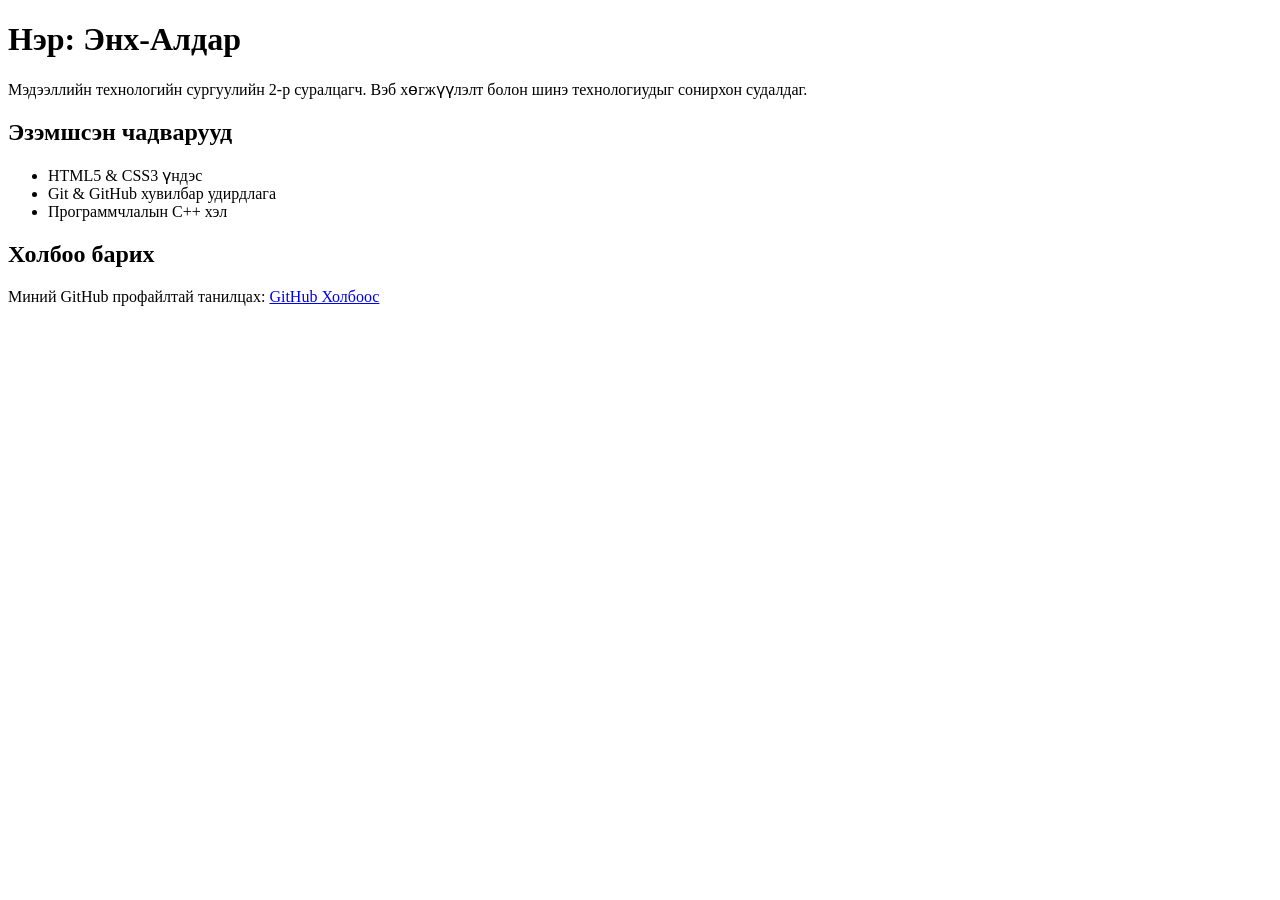
<file: index.html>
<!DOCTYPE html>
<html lang="mn">
<head>
<meta charset="UTF-8">
<meta name="viewport" content="width=device-width, initial-scale=1.0">
<title>Миний Товч CV</title>
</head>
<body>
<!-- Үндсэн гарчиг -->
<h1>Нэр: Энх-Алдар</h1>
<!-- Товч танилцуулга -->
<p>Мэдээллийн технологийн сургуулийн 2-р суралцагч. Вэб хөгжүүлэлт болон шинэ технологиудыг сонирхон судалдаг.</p>
<h2>Эзэмшсэн чадварууд</h2>
<!-- Жагсаалт -->
<ul>
<li>HTML5 & CSS3 үндэс</li>
<li>Git & GitHub хувилбар удирдлага</li>
<li>Программчлалын С++ хэл</li>
</ul>
<h2>Холбоо барих</h2>
<!-- Холбоос -->
<p>Миний GitHub профайлтай танилцах:
<a href="https://github.com/Enkhbaysgalan/web-development-lab/" target="_blank">GitHub Холбоос</a>
</p>
</body>
</html>
</file>
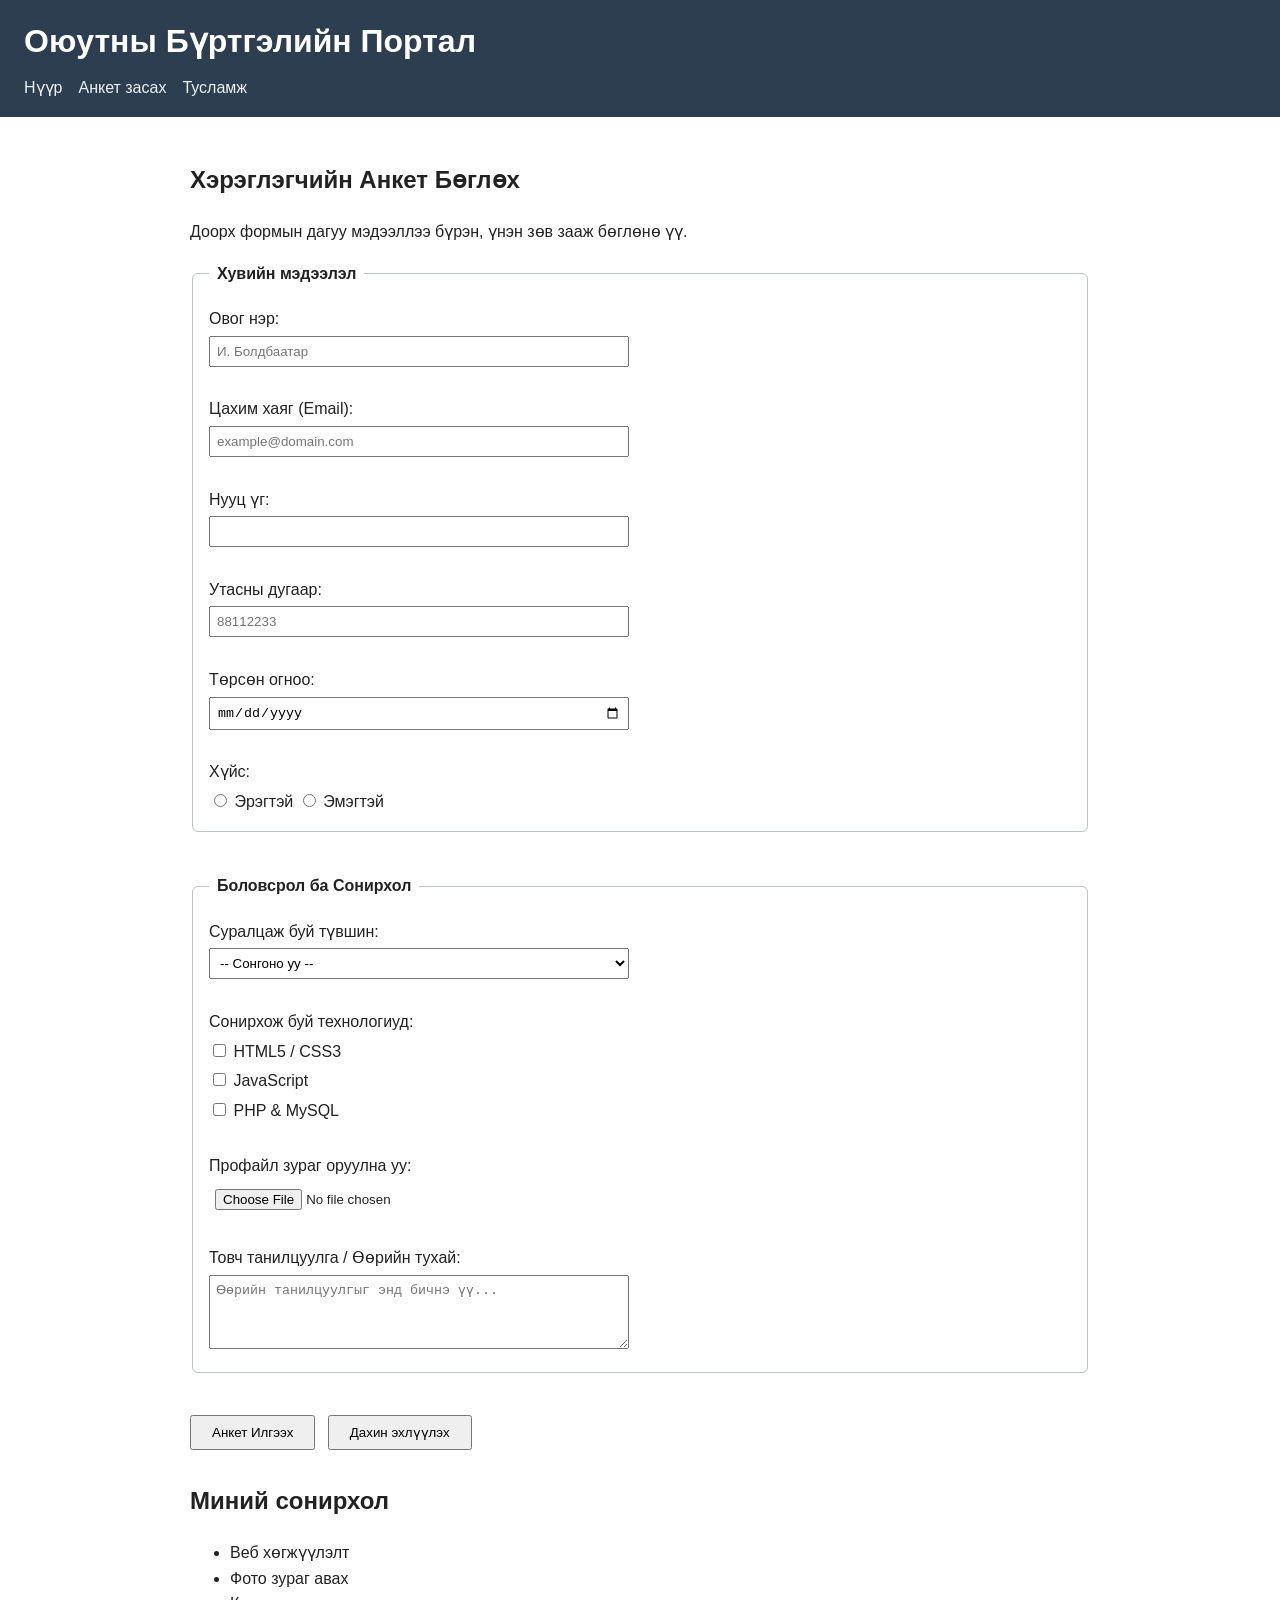
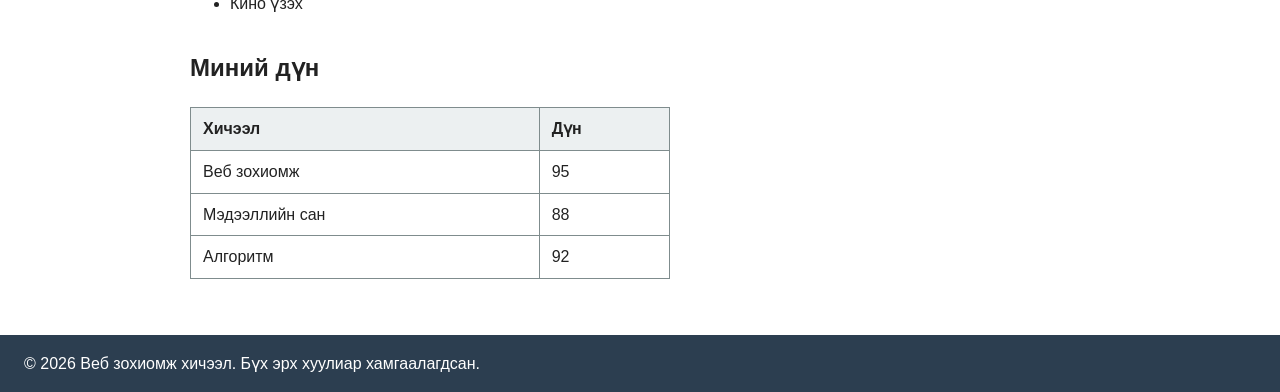
<file: lab02/index.html>
<!DOCTYPE html>
<html lang="mn">
<head>
<meta charset="UTF-8">
<meta name="viewport" content="width=device-width, initial-scale=1.0">
<title>Лаборатори 02: Хэрэглэгчийн анкет</title>
<style>
  body { font-family: Arial, sans-serif; line-height: 1.6; margin: 0; color: #222; }
  header, footer { background: #2c3e50; color: #fff; padding: 16px 24px; }
  header h1 { margin: 0 0 8px; }
  nav ul { list-style: none; margin: 0; padding: 0; display: flex; gap: 16px; }
  nav a { color: #ecf0f1; text-decoration: none; }
  nav a:hover { text-decoration: underline; }
  main { padding: 24px; max-width: 900px; margin: 0 auto; }
  section { margin-bottom: 32px; }
  fieldset { border: 1px solid #bdc3c7; border-radius: 6px; padding: 16px; margin-bottom: 16px; }
  legend { font-weight: bold; padding: 0 8px; }
  label { display: inline-block; margin-top: 4px; }
  input[type="text"], input[type="email"], input[type="password"], input[type="tel"],
  input[type="date"], input[type="file"], select, textarea {
    width: 100%; max-width: 420px; padding: 6px; margin-top: 4px; box-sizing: border-box;
  }
  textarea { width: 100%; max-width: 420px; }
  button { padding: 8px 20px; margin-right: 8px; cursor: pointer; }
  table { border-collapse: collapse; width: 100%; max-width: 480px; }
  th, td { border: 1px solid #7f8c8d; padding: 8px 12px; text-align: left; }
  th { background: #ecf0f1; }
  footer p { margin: 0; }
</style>
</head>
<body>
<!-- Вэбийн толгой хэсэг -->
<header>
  <h1>Оюутны Бүртгэлийн Портал</h1>
  <!-- Навигацийн цэс -->
  <nav>
    <ul>
      <li><a href="../index.html">Нүүр</a></li>
      <li><a href="#">Анкет засах</a></li>
      <li><a href="#">Тусламж</a></li>
    </ul>
  </nav>
</header>

<!-- Үндсэн контент -->
<main>
  <article>
    <section>
      <h2>Хэрэглэгчийн Анкет Бөглөх</h2>
      <p>Доорх формын дагуу мэдээллээ бүрэн, үнэн зөв зааж бөглөнө үү.</p>

      <!-- Форм -->
      <form action="#" method="POST" enctype="multipart/form-data">
        <!-- 1-р бүлэг: Хувийн мэдээлэл -->
        <fieldset>
          <legend>Хувийн мэдээлэл</legend>

          <label for="fullname">Овог нэр:</label><br>
          <input type="text" id="fullname" name="fullname" placeholder="И. Болдбаатар" required minlength="2"><br><br>

          <label for="email">Цахим хаяг (Email):</label><br>
          <input type="email" id="email" name="email" placeholder="example@domain.com" required><br><br>

          <label for="password">Нууц үг:</label><br>
          <input type="password" id="password" name="password" required minlength="6"><br><br>

          <label for="phone">Утасны дугаар:</label><br>
          <input type="tel" id="phone" name="phone" pattern="[0-9]{8}" placeholder="88112233" required><br><br>

          <label for="dob">Төрсөн огноо:</label><br>
          <input type="date" id="dob" name="dob" required><br><br>

          <label>Хүйс:</label><br>
          <input type="radio" id="male" name="gender" value="male">
          <label for="male">Эрэгтэй</label>
          <input type="radio" id="female" name="gender" value="female">
          <label for="female">Эмэгтэй</label><br>
        </fieldset>
        <br>

        <!-- 2-р бүлэг: Боловсрол ба Сонирхол -->
        <fieldset>
          <legend>Боловсрол ба Сонирхол</legend>

          <label for="degree">Суралцаж буй түвшин:</label><br>
          <select id="degree" name="degree" required>
            <option value="">-- Сонгоно уу --</option>
            <option value="bachelor">Бакалавр</option>
            <option value="master">Магистр</option>
            <option value="doctor">Докторант</option>
          </select><br><br>

          <label>Сонирхож буй технологиуд:</label><br>
          <input type="checkbox" id="html" name="skills" value="HTML">
          <label for="html">HTML5 / CSS3</label><br>
          <input type="checkbox" id="js" name="skills" value="JavaScript">
          <label for="js">JavaScript</label><br>
          <input type="checkbox" id="php" name="skills" value="PHP">
          <label for="php">PHP & MySQL</label><br><br>

          <label for="avatar">Профайл зураг оруулна уу:</label><br>
          <input type="file" id="avatar" name="avatar" accept="image/*"><br><br>

          <label for="bio">Товч танилцуулга / Өөрийн тухай:</label><br>
          <textarea id="bio" name="bio" rows="4" cols="50" placeholder="Өөрийн танилцуулгыг энд бичнэ үү..."></textarea><br>
        </fieldset>
        <br>

        <!-- Илгээх ба Арилгах товчлуурууд -->
        <button type="submit">Анкет Илгээх</button>
        <button type="reset">Дахин эхлүүлэх</button>
      </form>
    </section>

    <!-- Сонирхлын жагсаалт -->
    <section>
      <h2>Миний сонирхол</h2>
      <ul>
        <li>Веб хөгжүүлэлт</li>
        <li>Фото зураг авах</li>
        <li>Кино үзэх</li>
      </ul>
    </section>

    <!-- Дүнгийн хүснэгт -->
    <section>
      <h2>Миний дүн</h2>
      <table>
        <thead>
          <tr>
            <th>Хичээл</th>
            <th>Дүн</th>
          </tr>
        </thead>
        <tbody>
          <tr>
            <td>Веб зохиомж</td>
            <td>95</td>
          </tr>
          <tr>
            <td>Мэдээллийн сан</td>
            <td>88</td>
          </tr>
          <tr>
            <td>Алгоритм</td>
            <td>92</td>
          </tr>
        </tbody>
      </table>
    </section>
  </article>
</main>

<!-- Хөл хэсэг -->
<footer>
  <p>&copy; 2026 Веб зохиомж хичээл. Бүх эрх хуулиар хамгаалагдсан.</p>
</footer>
</body>
</html>
</file>
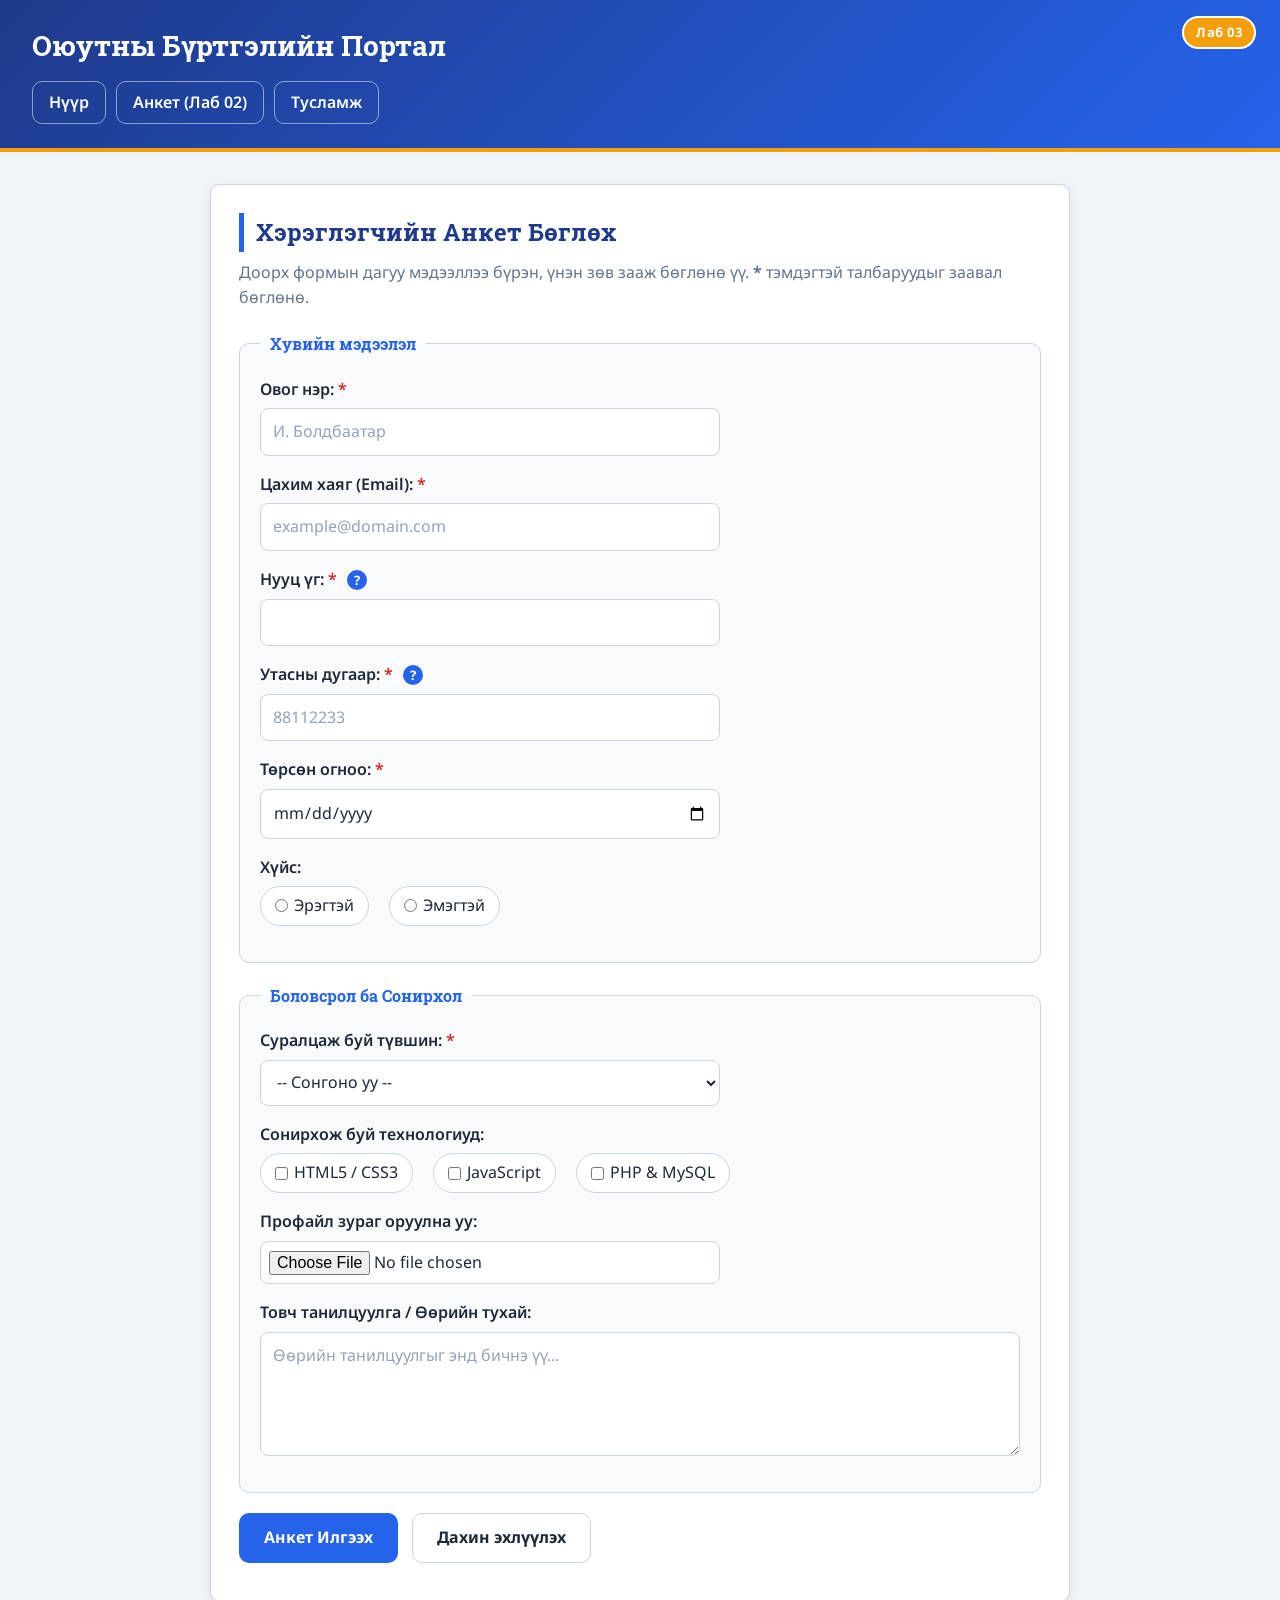
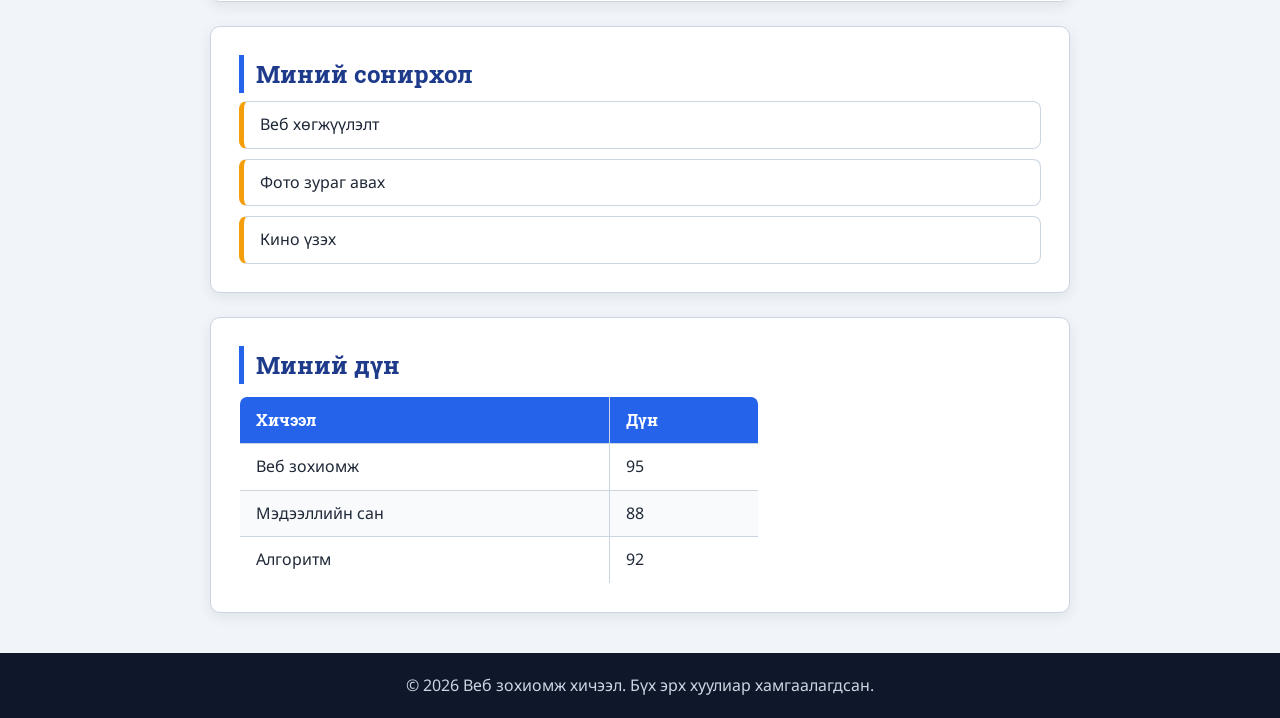
<file: lab03/index.html>
<!DOCTYPE html>
<html lang="mn">
<head>
<meta charset="UTF-8">
<meta name="viewport" content="width=device-width, initial-scale=1.0">
<title>Лаборатори 03: Хэрэглэгчийн анкет (CSS загварчлал)</title>
<!-- External CSS холболт -->
<link rel="stylesheet" href="styles.css">
<!-- Google Fonts: Noto Sans (Кирилл дэмжих) ба Roboto Slab -->
<link rel="preconnect" href="https://fonts.googleapis.com">
<link rel="preconnect" href="https://fonts.gstatic.com" crossorigin>
<link href="https://fonts.googleapis.com/css2?family=Noto+Sans:wght@400;600;700&family=Roboto+Slab:wght@700&display=swap" rel="stylesheet">
</head>
<body>
<!-- Вэбийн толгой хэсэг -->
<header class="site-header">
  <h1>Оюутны Бүртгэлийн Портал</h1>
  <!-- position: relative/absolute жишээ — badge -->
  <span class="badge">Лаб 03</span>
  <!-- Навигацийн цэс -->
  <nav class="site-nav">
    <ul>
      <li><a href="../index.html">Нүүр</a></li>
      <li><a href="../lab02/index.html">Анкет (Лаб 02)</a></li>
      <li><a href="#">Тусламж</a></li>
    </ul>
  </nav>
</header>

<!-- Үндсэн контент -->
<main class="content">
  <article>
    <section class="card">
      <h2 class="section-title">Хэрэглэгчийн Анкет Бөглөх</h2>
      <p class="section-note">Доорх формын дагуу мэдээллээ бүрэн, үнэн зөв зааж бөглөнө үү. <strong>*</strong> тэмдэгтэй талбаруудыг заавал бөглөнө.</p>

      <!-- Форм -->
      <form action="#" method="POST" enctype="multipart/form-data">
        <!-- 1-р бүлэг: Хувийн мэдээлэл -->
        <fieldset>
          <legend>Хувийн мэдээлэл</legend>

          <div class="field">
            <label class="field-label" for="fullname">Овог нэр:<span class="req">*</span></label>
            <input class="field-input" type="text" id="fullname" name="fullname" placeholder="И. Болдбаатар" required minlength="2">
          </div>

          <div class="field">
            <label class="field-label" for="email">Цахим хаяг (Email):<span class="req">*</span></label>
            <input class="field-input" type="email" id="email" name="email" placeholder="example@domain.com" required>
          </div>

          <div class="field">
            <label class="field-label" for="password">Нууц үг:<span class="req">*</span>
              <!-- position: relative/absolute жишээ — tooltip -->
              <span class="tooltip">?<span class="tooltip-text">Дор хаяж 6 тэмдэгт байна</span></span>
            </label>
            <input class="field-input" type="password" id="password" name="password" required minlength="6">
          </div>

          <div class="field">
            <label class="field-label" for="phone">Утасны дугаар:<span class="req">*</span>
              <span class="tooltip">?<span class="tooltip-text">8 оронгийн тоо: жишээ 88112233</span></span>
            </label>
            <input class="field-input" type="tel" id="phone" name="phone" pattern="[0-9]{8}" placeholder="88112233" required>
          </div>

          <div class="field">
            <label class="field-label" for="dob">Төрсөн огноо:<span class="req">*</span></label>
            <input class="field-input" type="date" id="dob" name="dob" required>
          </div>

          <div class="field">
            <span class="field-label">Хүйс:</span>
            <div class="choice-group">
              <span class="choice">
                <input type="radio" id="male" name="gender" value="male">
                <label for="male">Эрэгтэй</label>
              </span>
              <span class="choice">
                <input type="radio" id="female" name="gender" value="female">
                <label for="female">Эмэгтэй</label>
              </span>
            </div>
          </div>
        </fieldset>

        <!-- 2-р бүлэг: Боловсрол ба Сонирхол -->
        <fieldset>
          <legend>Боловсрол ба Сонирхол</legend>

          <div class="field">
            <label class="field-label" for="degree">Суралцаж буй түвшин:<span class="req">*</span></label>
            <select class="field-input" id="degree" name="degree" required>
              <option value="">-- Сонгоно уу --</option>
              <option value="bachelor">Бакалавр</option>
              <option value="master">Магистр</option>
              <option value="doctor">Докторант</option>
            </select>
          </div>

          <div class="field">
            <span class="field-label">Сонирхож буй технологиуд:</span>
            <div class="choice-group">
              <span class="choice">
                <input type="checkbox" id="html" name="skills" value="HTML">
                <label for="html">HTML5 / CSS3</label>
              </span>
              <span class="choice">
                <input type="checkbox" id="js" name="skills" value="JavaScript">
                <label for="js">JavaScript</label>
              </span>
              <span class="choice">
                <input type="checkbox" id="php" name="skills" value="PHP">
                <label for="php">PHP &amp; MySQL</label>
              </span>
            </div>
          </div>

          <div class="field">
            <label class="field-label" for="avatar">Профайл зураг оруулна уу:</label>
            <input class="field-input" type="file" id="avatar" name="avatar" accept="image/*">
          </div>

          <div class="field">
            <label class="field-label" for="bio">Товч танилцуулга / Өөрийн тухай:</label>
            <textarea class="field-input" id="bio" name="bio" rows="4" cols="50" placeholder="Өөрийн танилцуулгыг энд бичнэ үү..."></textarea>
          </div>
        </fieldset>

        <!-- Илгээх ба Арилгах товчлуурууд -->
        <div class="form-actions">
          <button class="btn btn-primary" type="submit">Анкет Илгээх</button>
          <button class="btn btn-secondary" type="reset">Дахин эхлүүлэх</button>
        </div>
      </form>
    </section>

    <!-- Сонирхлын жагсаалт -->
    <section class="card">
      <h2 class="section-title">Миний сонирхол</h2>
      <ul class="interests-list">
        <li>Веб хөгжүүлэлт</li>
        <li>Фото зураг авах</li>
        <li>Кино үзэх</li>
      </ul>
    </section>

    <!-- Дүнгийн хүснэгт -->
    <section class="card">
      <h2 class="section-title">Миний дүн</h2>
      <table class="grades-table">
        <thead>
          <tr>
            <th>Хичээл</th>
            <th>Дүн</th>
          </tr>
        </thead>
        <tbody>
          <tr>
            <td>Веб зохиомж</td>
            <td>95</td>
          </tr>
          <tr>
            <td>Мэдээллийн сан</td>
            <td>88</td>
          </tr>
          <tr>
            <td>Алгоритм</td>
            <td>92</td>
          </tr>
        </tbody>
      </table>
    </section>
  </article>
</main>

<!-- Хөл хэсэг -->
<footer class="site-footer">
  <p>&copy; 2026 Веб зохиомж хичээл. Бүх эрх хуулиар хамгаалагдсан.</p>
</footer>
</body>
</html>
</file>
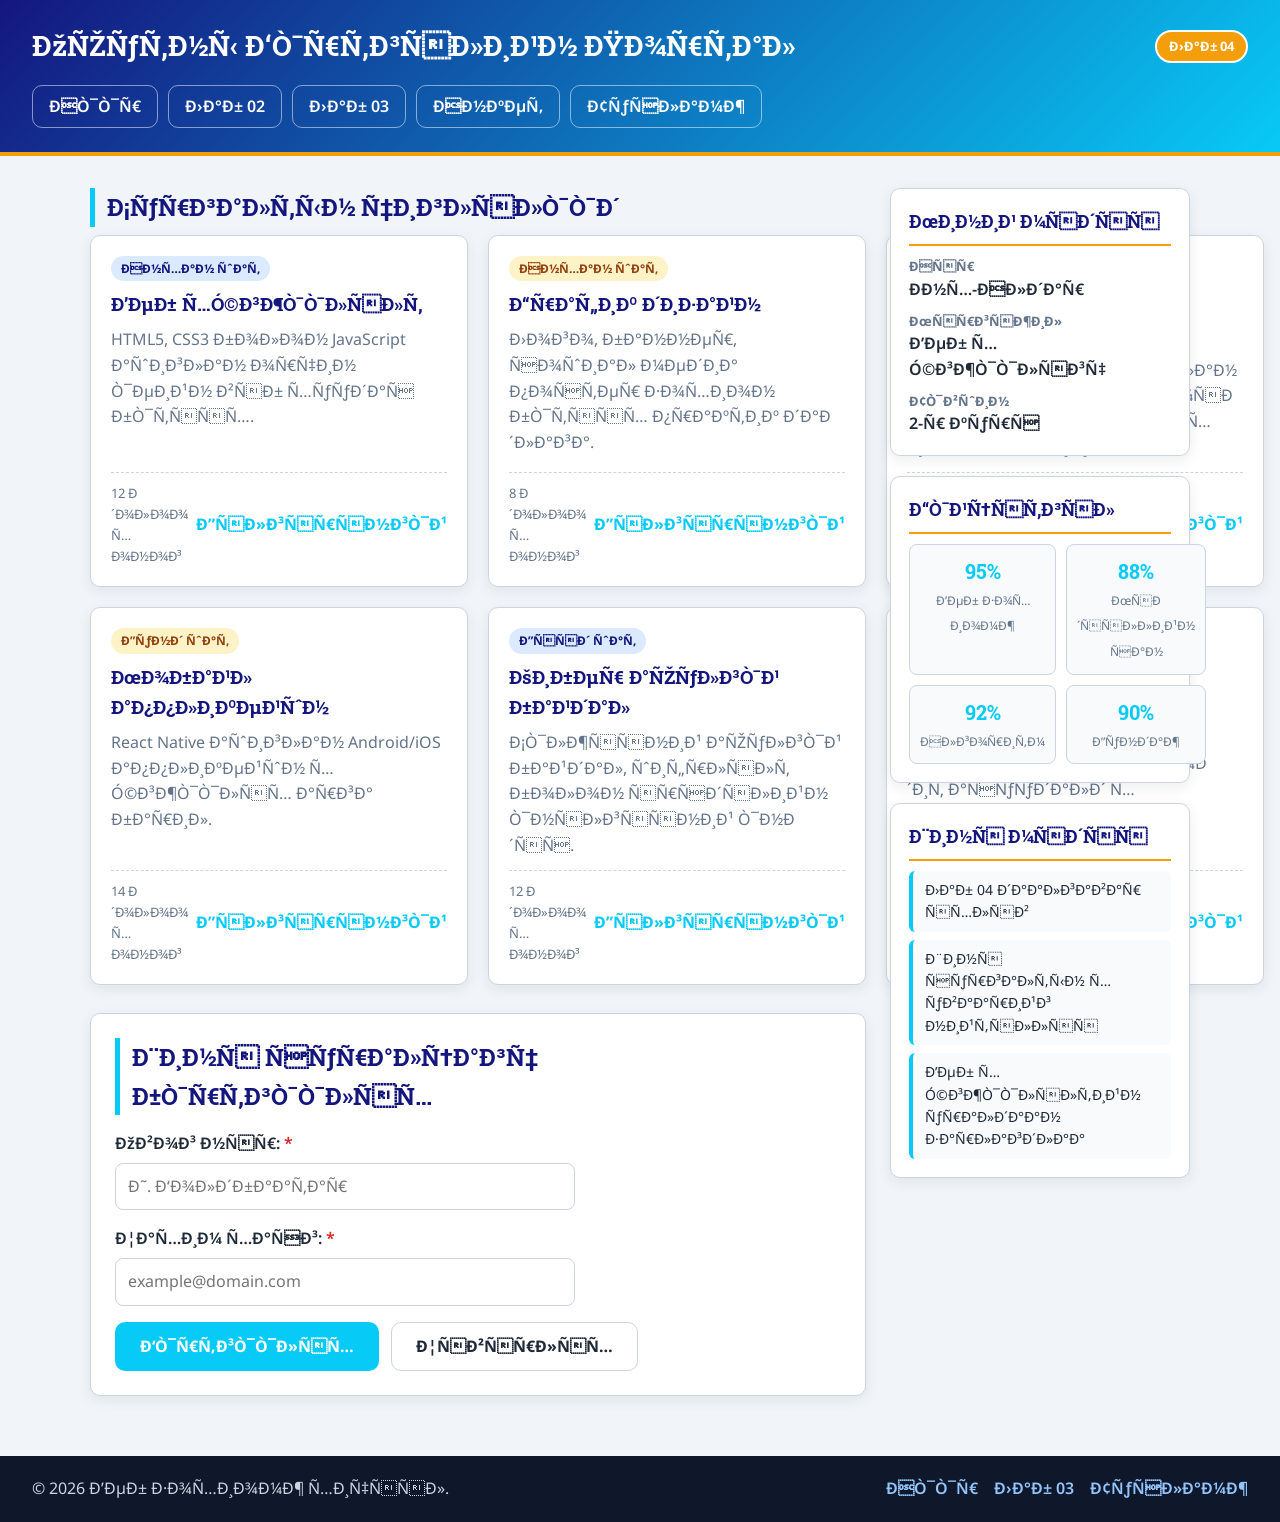
<file: lab04/index.html>
<!DOCTYPE html>
<html lang="mn">
<head>
<meta charset="UTF+8">
<meta name="viewport" content="width=device-width, initial-scale=1.0">
<title>Лаборатори 04: Flexbox &amp; Grid Layout</title>
<link rel="stylesheet" href="styles.css">
<link rel="preconnect" href="https://fonts.googleapis.com">
<link rel="preconnect" href="https://fonts.gstatic.com" crossorigin>
<link href="https://fonts.googleapis.com/css2?family=Noto+Sans:wght@400;600;700&family=Roboto+Slab:wght@700&display=swap" rel="stylesheet">
</head>
<body>
<header class="site-header">
  <div class="header-inner">
    <h1>Оюутны Бүртгэлийн Портал</h1>
    <span class="badge">Лаб 04</span>
  </div>
  <nav class="site-nav">
    <ul>
      <li><a href="../index.html">Нүүр</a></li>
      <li><a href="../lab02/index.html">Лаб 02</a></li>
      <li><a href="../lab03/index.html">Лаб 03</a></li>
      <li><a href="#">Анкет</a></li>
      <li><a href="#">Тусламж</a></li>
    </ul>
  </nav>
</header>

<div class="page">
  <!-- Үндсэн агуулга -->
  <main class="main-content">
    <section class="section-block">
      <h2 class="section-title">Сургалтын чиглэлүүд</h2>

      <div class="cards-grid">
        <article class="card">
          <span class="tag">Анхан шат</span>
          <h3>Веб хөгжүүлэлт</h3>
          <p>HTML5, CSS3 болон JavaScript ашиглан орчин үеийн вэб хуудас бүтээх.</p>
          <div class="card-foot">
            <span class="meta">12 долоо хоног</span>
            <a class="card-link" href="#">Дэлгэрэнгүй</a>
          </div>
        </article>

        <article class="card">
          <span class="tag tag-alt">Анхан шат</span>
          <h3>График дизайн</h3>
          <p>Лого, баннер, сошиал медиа постер зохион бүтээх практик дадлага.</p>
          <div class="card-foot">
            <span class="meta">8 долоо хоног</span>
            <a class="card-link" href="#">Дэлгэрэнгүй</a>
          </div>
        </article>

        <article class="card">
          <span class="tag">Дунд шат</span>
          <h3>Мэдээллийн сан</h3>
          <p>MySQL ба PostgreSQL ашиглан хүчин чадалтай мэдээллийн сан зохион байгуулах.</p>
          <div class="card-foot">
            <span class="meta">10 долоо хоног</span>
            <a class="card-link" href="#">Дэлгэрэнгүй</a>
          </div>
        </article>

        <article class="card">
          <span class="tag tag-alt">Дунд шат</span>
          <h3>Мобайл аппликейшн</h3>
          <p>React Native ашиглан Android/iOS аппликейшн хөгжүүлэх арга барил.</p>
          <div class="card-foot">
            <span class="meta">14 долоо хоног</span>
            <a class="card-link" href="#">Дэлгэрэнгүй</a>
          </div>
        </article>

        <article class="card">
          <span class="tag">Дээд шат</span>
          <h3>Кибер аюулгүй байдал</h3>
          <p>Сүлжээний аюулгүй байдал, шифрлэлт болон эрсдэлийн үнэлгээний үндэс.</p>
          <div class="card-foot">
            <span class="meta">12 долоо хоног</span>
            <a class="card-link" href="#">Дэлгэрэнгүй</a>
          </div>
        </article>

        <article class="card">
          <span class="tag tag-alt">Дээд шат</span>
          <h3>Хиймэл оюун</h3>
          <p>Машин сургалтын загвар боловсруулж бодит асуудалд хэрэгжүүлэх.</p>
          <div class="card-foot">
            <span class="meta">16 долоо хоног</span>
            <a class="card-link" href="#">Дэлгэрэнгүй</a>
          </div>
        </article>
      </div>
    </section>

    <section class="section-block card form-card">
      <h2 class="section-title">Шинэ суралцагч бүртгүүлэх</h2>
      <form action="#" method="POST">
        <div class="field">
          <label class="field-label" for="fullname">Овог нэр:<span class="req">*</span></label>
          <input class="field-input" type="text" id="fullname" name="fullname" placeholder="И. Болдбаатар" required minlength="2">
        </div>
        <div class="field">
          <label class="field-label" for="email">Цахим хаяг:<span class="req">*</span></label>
          <input class="field-input" type="email" id="email" name="email" placeholder="example@domain.com" required>
        </div>
        <div class="form-actions">
          <button class="btn btn-primary" type="submit">Бүртгүүлэх</button>
          <button class="btn btn-secondary" type="reset">Цэвэрлэх</button>
        </div>
      </form>
    </section>
  </main>

  <aside class="sidebar">
    <section class="widget">
    <h2 class="widget-title">Миний мэдээ</h2>
      <dl class="info-list">
        <dt>Нэр</dt><dd>Энх-Алдар</dd>
        <dt>Мэргэжил</dt><dd>Веб хөгжүүлэгч</dd>
        <dt>Түвшин</dt><dd>2-р курс</dd>
      </dl>
    </section>

    <section class="widget">
      <h2 class="widget-title">Гүйцэтгэл</h2>
      <div class="stats-grid">
        <div class="stat"><strong>95%</strong><span>Веб зохиомж</span></div>
        <div class="stat"><strong>88%</strong><span>Мэдээллийн сан</span></div>
        <div class="stat"><strong>92%</strong><span>Алгоритм</span></div>
        <div class="stat"><strong>90%</strong><span>Дундаж</span></div>
      </div>
    </section>

    <section class="widget">
      <h2 class="widget-title">Шинэ мэдээ</h2>
      <ul class="news-list">
        <li>Лаб 04 даалгавар эхлэв</li>
        <li>Шинэ сургалтын хуваарийг нийтэллээ</li>
        <li>Веб хөгжүүлэлтийн уралдаан зарлагдлаа</li>
      </ul>
    </section>
  </aside>
</div>

<footer class="site-footer">
  <p>&copy; 2026 Веб зохиомж хичээл.</p>
  <ul class="footer-links">
    <li><a href="../index.html">Нүүр</a></li>
    <li><a href="../lab03/index.html">Лаб 03</a></li>
    <li><a href="#">Тусламж</a></li>
  </ul>
</footer>
</body>
</html>
</file>
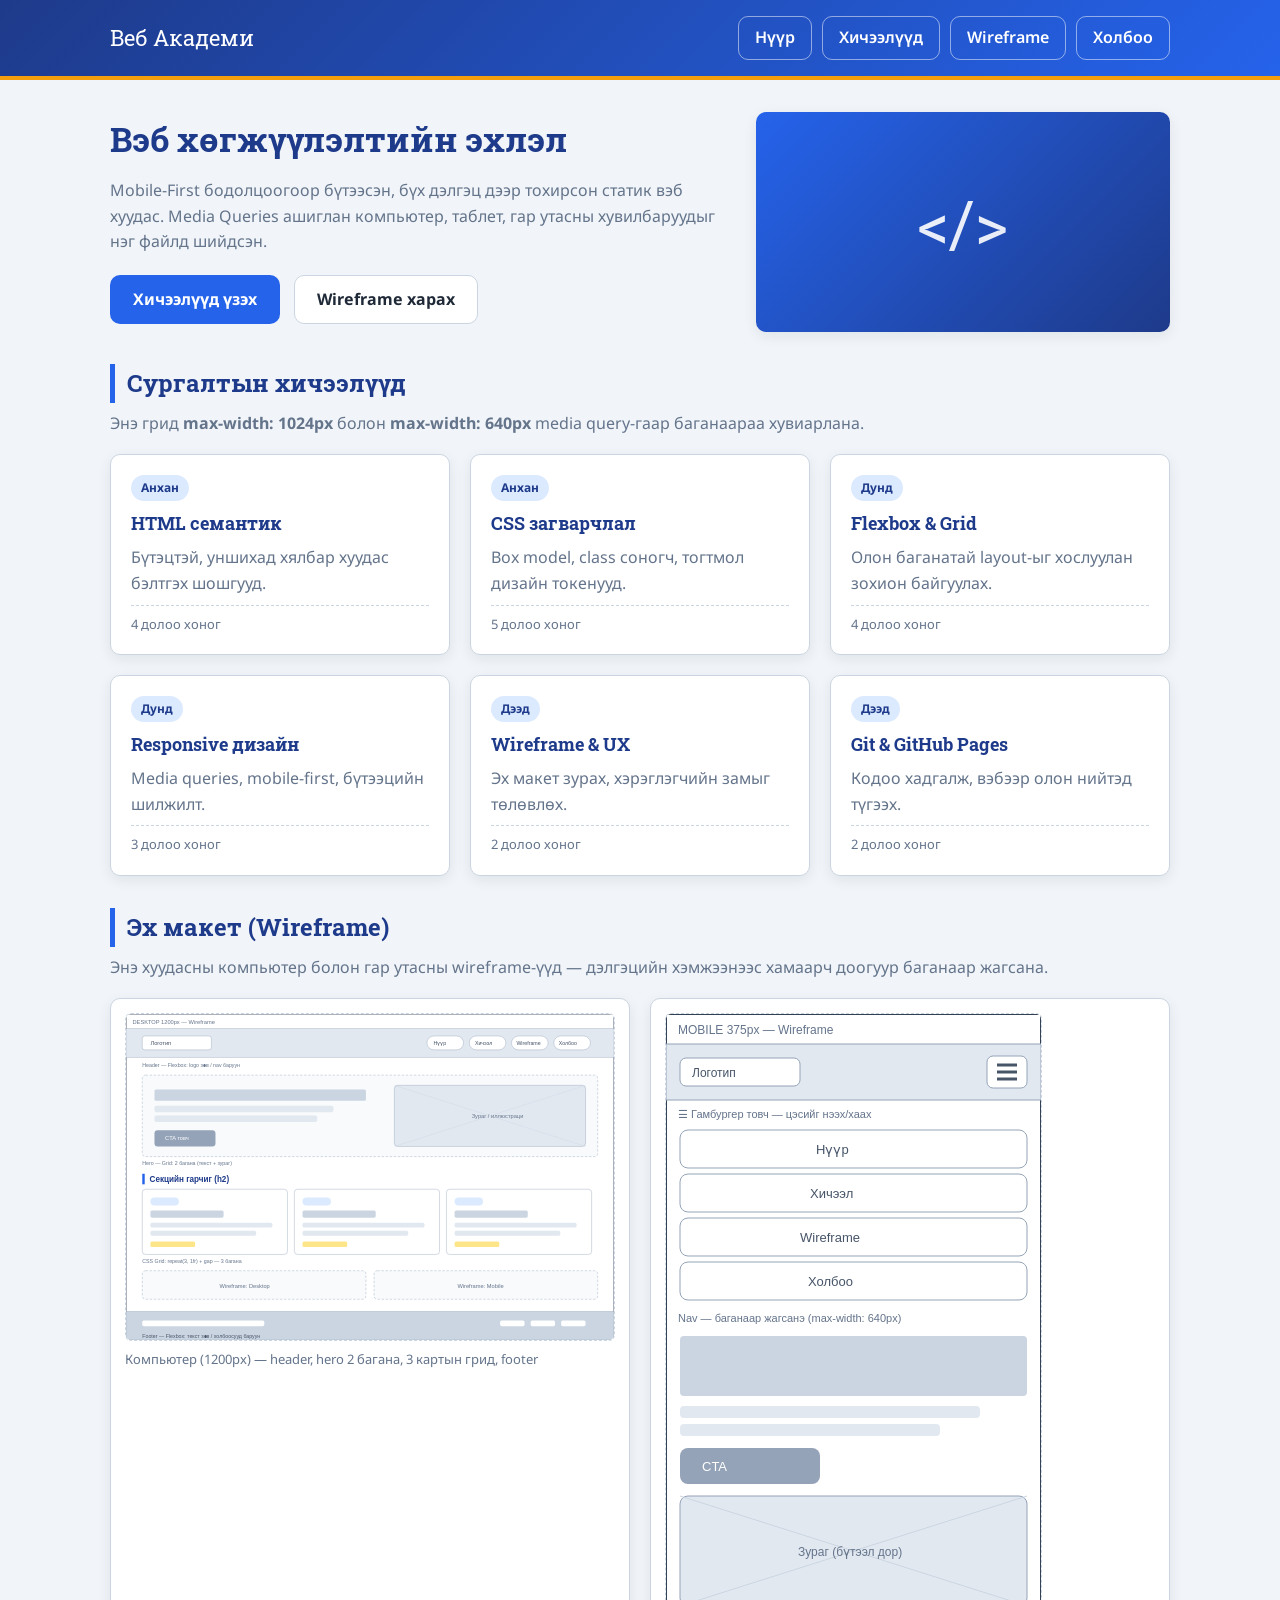
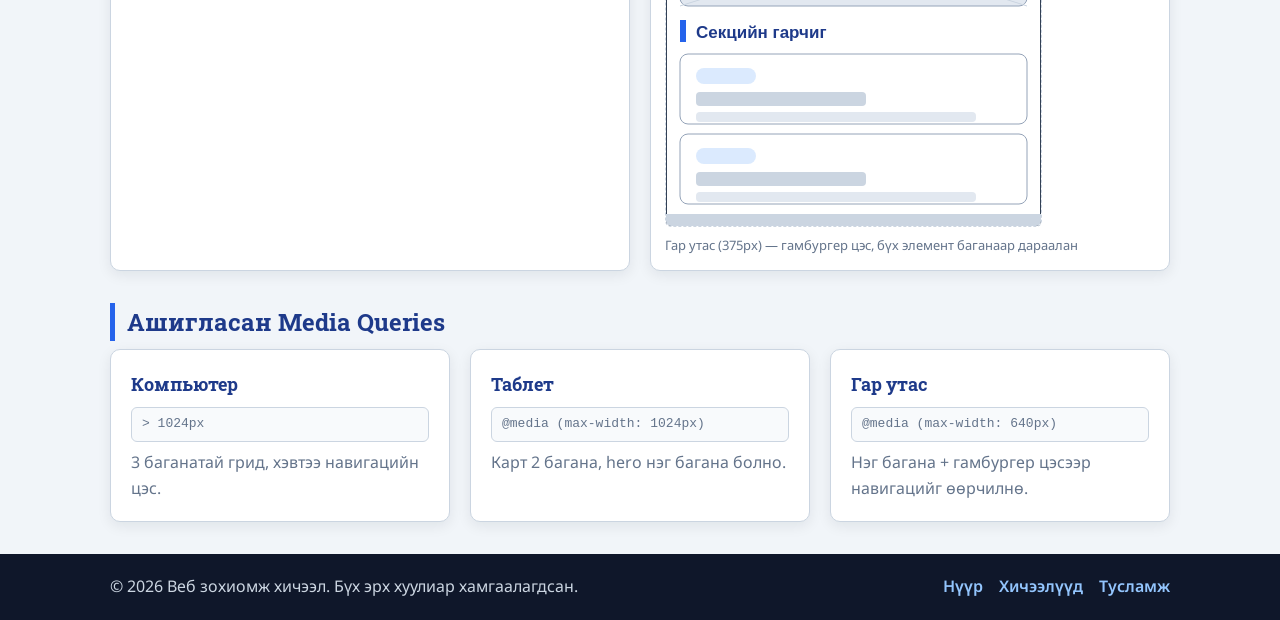
<file: lab05/index.html>
<!DOCTYPE html>
<html lang="mn">
<head>
<meta charset="UTF-8">
<!-- Responsive-ийн үндсэн шошго: гар утас дээр хэмжээг төхөөрөмжийн өргөнтэй тэнцүүлнэ -->
<meta name="viewport" content="width=device-width, initial-scale=1.0">
<title>Лаборатори 05: Responsive вэб хуудас</title>
<link rel="stylesheet" href="styles.css">
<!-- Google Fonts -->
<link rel="preconnect" href="https://fonts.googleapis.com">
<link rel="preconnect" href="https://fonts.gstatic.com" crossorigin>
<link href="https://fonts.googleapis.com/css2?family=Noto+Sans:wght@400;600;700&family=Roboto+Slab:wght@700&display=swap" rel="stylesheet">
</head>
<body>
<!-- HEADER: логотип + responsive навигацийн цэс -->
<header class="site-header">
  <div class="header-inner">
    <a class="logo" href="#">Веб Академи</a>
    <!-- Гар утасны навигацийг өөрчлөх checkbox-хак (JS шаардлагагүй) -->
    <input type="checkbox" id="nav-toggle" class="nav-toggle" aria-hidden="true">
    <label for="nav-toggle" class="nav-toggle-label" aria-label="Цэсийг нээх/хаах">
      <span class="icon-open">&#9776;</span>
      <span class="icon-close">&#10005;</span>
    </label>
    <nav class="site-nav" id="main-nav">
      <ul>
        <li><a href="#">Нүүр</a></li>
        <li><a href="#courses">Хичээлүүд</a></li>
        <li><a href="#wireframe">Wireframe</a></li>
        <li><a href="#contact">Холбоо</a></li>
      </ul>
    </nav>
  </div>
</header>

<!-- HERO -->
<section class="hero">
  <div class="hero-text">
    <h1>Вэб хөгжүүлэлтийн эхлэл</h1>
    <p>Mobile-First бодолцоогоор бүтээсэн, бүх дэлгэц дээр тохирсон статик вэб хуудас. Media Queries ашиглан компьютер, таблет, гар утасны хувилбаруудыг нэг файлд шийдсэн.</p>
    <a class="btn btn-primary" href="#courses">Хичээлүүд үзэх</a>
    <a class="btn btn-secondary" href="#wireframe">Wireframe харах</a>
  </div>
  <div class="hero-art" role="img" aria-label="Иллюстраци баайрлал">&lt;/&gt;</div>
</section>

<!-- ХИЧЭЭЛҮҮД: CSS Grid картууд -->
<section class="section" id="courses">
  <h2 class="section-title">Сургалтын хичээлүүд</h2>
  <p class="section-note">Энэ грид <strong>max-width: 1024px</strong> болон <strong>max-width: 640px</strong> media query-гаар баганаараа хувиарлана.</p>

  <div class="cards">
    <article class="card">
      <span class="tag">Анхан</span>
      <h3>HTML семантик</h3>
      <p>Бүтэцтэй, уншихад хялбар хуудас бэлтгэх шошгууд.</p>
      <span class="meta">4 долоо хоног</span>
    </article>
    <article class="card">
      <span class="tag">Анхан</span>
      <h3>CSS загварчлал</h3>
      <p>Box model, class соногч, тогтмол дизайн токенууд.</p>
      <span class="meta">5 долоо хоног</span>
    </article>
    <article class="card">
      <span class="tag">Дунд</span>
      <h3>Flexbox &amp; Grid</h3>
      <p>Олон баганатай layout-ыг хослуулан зохион байгуулах.</p>
      <span class="meta">4 долоо хоног</span>
    </article>
    <article class="card">
      <span class="tag">Дунд</span>
      <h3>Responsive дизайн</h3>
      <p>Media queries, mobile-first, бүтээцийн шилжилт.</p>
      <span class="meta">3 долоо хоног</span>
    </article>
    <article class="card">
      <span class="tag">Дээд</span>
      <h3>Wireframe &amp; UX</h3>
      <p>Эх макет зурах, хэрэглэгчийн замыг төлөвлөх.</p>
      <span class="meta">2 долоо хоног</span>
    </article>
    <article class="card">
      <span class="tag">Дээд</span>
      <h3>Git &amp; GitHub Pages</h3>
      <p>Кодоо хадгалж, вэбээр олон нийтэд түгээх.</p>
      <span class="meta">2 долоо хоног</span>
    </article>
  </div>
</section>

<!-- WIREFRAME ХЭСЭГ -->
<section class="section" id="wireframe">
  <h2 class="section-title">Эх макет (Wireframe)</h2>
  <p class="section-note">Энэ хуудасны компьютер болон гар утасны wireframe-үүд — дэлгэцийн хэмжээнээс хамаарч доогуур баганаар жагсана.</p>

  <div class="wireframes">
    <figure class="wireframe-item">
      <img src="wireframe-desktop.svg" alt="Компьютерийн wireframe: header, hero, 3 баганатай грид, footer">
      <figcaption>Компьютер (1200px) — header, hero 2 багана, 3 картын грид, footer</figcaption>
    </figure>
    <figure class="wireframe-item">
      <img src="wireframe-mobile.svg" alt="Гар утасны wireframe: гамбургер цэс, баганаар жагссан элементүүд">
      <figcaption>Гар утас (375px) — гамбургер цэс, бүх элемент баганаар дараалан</figcaption>
    </figure>
  </div>
</section>

<!-- MEDIA QUERY МЭДЭЭЛЭЛ -->
<section class="section" id="breakpoints">
  <h2 class="section-title">Ашигласан Media Queries</h2>
  <div class="cards">
    <article class="card bp-card">
      <h3>Компьютер</h3>
      <p class="bp-code">&gt; 1024px</p>
      <p>3 баганатай грид, хэвтээ навигацийн цэс.</p>
    </article>
    <article class="card bp-card">
      <h3>Таблет</h3>
      <p class="bp-code">@media (max-width: 1024px)</p>
      <p>Карт 2 багана, hero нэг багана болно.</p>
    </article>
    <article class="card bp-card">
      <h3>Гар утас</h3>
      <p class="bp-code">@media (max-width: 640px)</p>
      <p>Нэг багана + гамбургер цэсээр навигацийг өөрчилнө.</p>
    </article>
  </div>
</section>

<!-- ХОЛБОО / FOOTER -->
<footer class="site-footer" id="contact">
  <div class="footer-inner">
    <p>&copy; 2026 Веб зохиомж хичээл. Бүх эрх хуулиар хамгаалагдсан.</p>
    <ul class="footer-links">
      <li><a href="#">Нүүр</a></li>
      <li><a href="#courses">Хичээлүүд</a></li>
      <li><a href="#">Тусламж</a></li>
    </ul>
  </div>
</footer>
</body>
</html>
</file>
<file: lab03/styles.css>
/* =========================================================
   Лаборатори 03 — HTML формыг CSS-ээр загварчлах
   External styles.css
   ========================================================= */

/* 1. Өнгө, фонт, тогтмол хэмжээ (design tokens) */
:root {
  --color-primary: #2563eb;
  --color-primary-dark: #1e3a8a;
  --color-primary-light: #dbeafe;
  --color-accent: #f59e0b;
  --color-danger: #dc2626;
  --color-bg: #f1f5f9;
  --color-surface: #ffffff;
  --color-surface-alt: #f8fafc;
  --color-text: #1f2937;
  --color-muted: #64748b;
  --color-border: #cbd5e1;
  --radius: 10px;
  --shadow: 0 4px 14px rgba(15, 23, 42, 0.08);
}

* {
  box-sizing: border-box; /* border-box = box model-ийг тооцоход хялбар */
}

body {
  margin: 0;
  font-family: "Noto Sans", Arial, sans-serif;
  font-size: 16px;
  line-height: 1.6;
  color: var(--color-text);
  background-color: var(--color-bg);
}

/* 2. Гарчиг / header — class соногч */
.site-header {
  position: relative; /* badge-ийн absolute байрлалын эхлэл */
  background: linear-gradient(135deg, var(--color-primary-dark), var(--color-primary));
  color: #fff;
  padding: 24px 32px;              /* padding: доторх зай */
  border-bottom: 4px solid var(--color-accent); /* border */
}

.site-header h1 {
  font-family: "Roboto Slab", Georgia, serif;
  font-size: 28px;
  margin: 0 0 12px;
}

/* position: relative/absolute жишээ 1 — badge */
.badge {
  position: absolute;
  top: 16px;
  right: 24px;
  background: var(--color-accent);
  color: #fff;
  font-size: 13px;
  font-weight: 700;
  padding: 4px 12px;               /* padding */
  border: 2px solid #fff;          /* border */
  border-radius: 999px;            /* border-radius */
  letter-spacing: 0.5px;
}

/* Навигацийн цэс */
.site-nav ul {
  list-style: none;
  margin: 0;
  padding: 0;
  display: flex;
  gap: 10px;
  flex-wrap: wrap;
}

.site-nav a {
  display: inline-block;
  color: #fff;
  text-decoration: none;
  font-weight: 600;
  padding: 8px 16px;               /* padding */
  border: 1px solid rgba(255, 255, 255, 0.5); /* border */
  border-radius: var(--radius);    /* border-radius */
  transition: background-color 0.2s ease, transform 0.2s ease;
}

.site-nav a:hover {
  background-color: rgba(255, 255, 255, 0.18);
  transform: translateY(-2px);
}

/* 3. Үндсэн контент */
.content {
  max-width: 900px;
  margin: 32px auto;               /* margin: гаднах зай, төвд байрлуулах */
  padding: 0 20px;
}

.card {
  background: var(--color-surface);
  border: 1px solid var(--color-border);   /* border */
  border-radius: var(--radius);            /* border-radius */
  box-shadow: var(--shadow);
  padding: 28px;                            /* padding */
  margin-bottom: 24px;                      /* margin */
}

/* Гарчгийн шошго — class соногч */
.section-title {
  font-family: "Roboto Slab", Georgia, serif;
  font-size: 24px;
  color: var(--color-primary-dark);
  margin: 0 0 8px;
  padding-left: 12px;
  border-left: 5px solid var(--color-primary); /* border */
}

.section-note {
  margin: 0 0 20px;
  color: var(--color-muted);
}

/* 4. Форм — fieldset / legend / талбарууд */
fieldset {
  border: 1px solid var(--color-border);   /* border */
  border-radius: var(--radius);            /* border-radius */
  background: var(--color-surface-alt);
  padding: 20px;                            /* padding */
  margin: 0 0 20px;                         /* margin */
}

legend {
  font-family: "Roboto Slab", Georgia, serif;
  font-weight: 700;
  color: var(--color-primary);
  padding: 0 10px;                          /* padding */
}

.field {
  margin-bottom: 16px;                      /* margin: талбаруудын хоорондын зай */
}

.field-label {
  display: block;
  font-weight: 600;
  margin-bottom: 6px;
  color: var(--color-text);
}

/* Шаардлагатай талбарын тэмдэг */
.field-label .req {
  color: var(--color-danger);
  margin-left: 4px;
}

.field-input {
  display: block;
  width: 100%;
  max-width: 460px;
  font: inherit;
  color: var(--color-text);
  background: var(--color-surface);
  padding: 10px 12px;                       /* padding: талбар "амьсгалах" */
  border: 1px solid var(--color-border);    /* border */
  border-radius: 8px;                       /* border-radius */
  margin-top: 4px;                          /* margin */
  transition: border-color 0.2s ease, box-shadow 0.2s ease;
}

.field-input::placeholder {
  color: #94a3b8;
}

.field-input:focus {
  outline: none;
  border-color: var(--color-primary);
  box-shadow: 0 0 0 3px rgba(37, 99, 235, 0.2);
}

.field-input:user-invalid {
  border-color: var(--color-danger);
  background: #fef2f2;
}

textarea.field-input {
  max-width: 100%;
  resize: vertical;
}

input[type="file"].field-input {
  padding: 8px;
}

/* Радио / чекбокс бүлэг */
.choice-group {
  display: flex;
  flex-wrap: wrap;
  gap: 10px 20px;
  margin-top: 4px;
}

.choice {
  display: inline-flex;
  align-items: center;
  gap: 6px;
  background: var(--color-surface);
  border: 1px solid var(--color-border);
  border-radius: 999px;
  padding: 6px 14px;
  cursor: pointer;
  transition: border-color 0.2s ease, background-color 0.2s ease;
}

.choice:hover {
  border-color: var(--color-primary);
}

.choice input {
  accent-color: var(--color-primary);
  margin: 0;
}

.choice label {
  margin: 0;
  cursor: pointer;
}

/* position: relative/absolute жишээ 2 — tooltip */
.tooltip {
  position: relative;
  display: inline-block;
  width: 20px;
  height: 20px;
  margin-left: 6px;
  border-radius: 50%;
  background: var(--color-primary);
  color: #fff;
  font-size: 13px;
  font-weight: 700;
  line-height: 20px;
  text-align: center;
  cursor: help;
}

.tooltip .tooltip-text {
  position: absolute;
  bottom: 140%;
  left: 50%;
  transform: translateX(-50%);
  background: #0f172a;
  color: #fff;
  font-size: 13px;
  font-weight: 400;
  white-space: nowrap;
  padding: 6px 10px;
  border-radius: 6px;
  opacity: 0;
  visibility: hidden;
  transition: opacity 0.2s ease;
  z-index: 20;
}

.tooltip .tooltip-text::after {
  content: "";
  position: absolute;
  top: 100%;
  left: 50%;
  margin-left: -5px;
  border: 5px solid transparent;
  border-top-color: #0f172a;
}

.tooltip:hover .tooltip-text {
  opacity: 1;
  visibility: visible;
}

/* 5. Товчлуурууд — class соногч */
.form-actions {
  margin-top: 8px;
}

.btn {
  font: inherit;
  font-weight: 700;
  padding: 11px 24px;                       /* padding */
  margin: 0 10px 10px 0;                    /* margin */
  border: 1px solid transparent;            /* border */
  border-radius: var(--radius);             /* border-radius */
  cursor: pointer;
  transition: background-color 0.2s ease, transform 0.2s ease, box-shadow 0.2s ease;
}

.btn:hover {
  transform: translateY(-2px);
  box-shadow: var(--shadow);
}

.btn-primary {
  background-color: var(--color-primary);
  color: #fff;
}

.btn-primary:hover {
  background-color: var(--color-primary-dark);
}

.btn-secondary {
  background-color: var(--color-surface);
  color: var(--color-text);
  border-color: var(--color-border);
}

.btn-secondary:hover {
  background-color: var(--color-bg);
}

/* 6. Сонирхлын жагсаалт */
.interests-list {
  list-style: none;
  margin: 0;
  padding: 0;
}

.interests-list li {
  background: var(--color-surface);
  border: 1px solid var(--color-border);
  border-left: 5px solid var(--color-accent);
  border-radius: 8px;
  padding: 10px 16px;
  margin-bottom: 10px;
}

.interests-list li:last-child {
  margin-bottom: 0;
}

/* 7. Дүнгийн хүснэгт */
.grades-table {
  width: 100%;
  max-width: 520px;
  border-collapse: collapse;
  margin-top: 12px;
  background: var(--color-surface);
  border: 1px solid var(--color-border);
  overflow: hidden;
  border-radius: 8px;
}

.grades-table th,
.grades-table td {
  border: 1px solid var(--color-border);
  padding: 10px 16px;
  text-align: left;
}

.grades-table thead th {
  background-color: var(--color-primary);
  color: #fff;
  font-family: "Roboto Slab", Georgia, serif;
}

.grades-table tbody tr:nth-child(even) {
  background-color: var(--color-surface-alt);
}

.grades-table tbody tr:hover {
  background-color: var(--color-primary-light);
}

/* 8. Хөл хэсэг */
.site-footer {
  background: #0f172a;
  color: #cbd5e1;
  text-align: center;
  padding: 20px;
  margin-top: 40px;
}

.site-footer p {
  margin: 0;
}

/* 9. Утасны дэлгэцэд тохирсон (responsive) */
@media (max-width: 640px) {
  .site-nav ul {
    flex-direction: column;
  }

  .content {
    margin: 16px auto;
  }

  .card {
    padding: 18px;
  }

  .badge {
    position: static;
    display: inline-block;
    margin-top: 8px;
  }
}
</file>
<file: lab04/styles.css>
/* =========================================================
   Лаборатори 04 — CSS FLEXBOX болон CSS GRID layout
   External styles.css
   ========================================================= */

/* 1. ungu, font, togmol hemjee (design tokens) */
:root {
  --color-primary: #08caf6;
  --color-primary-dark: #14167e;
  --color-primary-light: #dbeafe;
  --color-accent: #f59e0b;
  --color-danger: #dc2626;
  --color-bg: #f1f5f9;
  --color-surface: #ffffff;
  --color-surface-alt: #f8fafc;
  --color-text: #1f2937;
  --color-muted: #64748b;
  --color-border: #cbd5e1;
  --radius: 10px;
  --shadow: 0 4px 14px rgba(15, 23, 42, 0.08);
}

* {
  box-sizing: border-box;
}

body {
  margin: 0;
  font-family: "Noto Sans", Arial, sans-serif;
  font-size: 16px;
  line-height: 1.6;
  color: var(--color-text);
  background-color: var(--color-bg);
}

a {
  color: var(--color-primary);
}

.site-header {
  background: linear-gradient(135deg, var(--color-primary-dark), var(--color-primary));
  color: #fff;
  padding: 24px 32px;
  border-bottom: 4px solid var(--color-accent);
}

.header-inner {
  display: flex;                        
  justify-content: space-between;       
  align-items: center;                  
  gap: 16px;                       
}

.site-header h1 {
  font-family: "Roboto Slab", Georgia, serif;
  font-size: 28px;
  margin: 0;
}

.badge {
  background: var(--color-accent);
  color: #fff;
  font-size: 13px;
  font-weight: 700;
  padding: 4px 12px;
  border: 2px solid #fff;
  border-radius: 999px;
  white-space: nowrap;
}

.site-nav ul {
  display: flex;                      
  justify-content: flex-start;          
  align-items: center;                
  gap: 10px;                         
  flex-wrap: wrap;                   
  list-style: none;
  margin: 16px 0 0;
  padding: 0;
}

.site-nav a {
  display: inline-block;
  color: #fff;
  text-decoration: none;
  font-weight: 600;
  padding: 8px 16px;
  border: 1px solid rgba(255, 255, 255, 0.5);
  border-radius: var(--radius);
  transition: background-color 0.2s ease, transform 0.2s ease;
}

.site-nav a:hover,
.site-nav a:focus-visible {
  background-color: rgba(255, 255, 255, 0.18);
  transform: translateY(-2px);
}

.page {
  display: grid;                                      
  grid-template-columns: minmax(0, 1fr) 300px;        
  gap: 24px;                                         
  align-items: start;                                 
  max-width: 1140px;
  margin: 32px auto;
  padding: 0 20px;
}

.main-content {
  min-width: 0;
}

.cards-grid {
  display: grid;                                    
  grid-template-columns: repeat(3, 1fr);              
  gap: 20px;                                            
}

.card {
  background: var(--color-surface);
  border: 1px solid var(--color-border);
  border-radius: var(--radius);
  box-shadow: var(--shadow);
  padding: 20px;
  display: flex;                                        
  flex-direction: column;
  gap: 8px;
  transition: transform 0.2s ease, box-shadow 0.2s ease;
}

.card:hover {
  transform: translateY(-4px);
  box-shadow: 0 10px 22px rgba(15, 23, 42, 0.12);
}

.card h3 {
  font-family: "Roboto Slab", Georgia, serif;
  font-size: 19px;
  color: var(--color-primary-dark);
  margin: 0;
}

.card p {
  margin: 0;
  color: var(--color-muted);
  flex-grow: 1;                     
}

.tag {
  align-self: flex-start;
  background: var(--color-primary-light);
  color: var(--color-primary-dark);
  font-size: 12px;
  font-weight: 700;
  padding: 3px 10px;
  border-radius: 999px;
}

.tag-alt {
  background: #fef3c7;
  color: #92400e;
}

.card-foot {
  display: flex;
  justify-content: space-between;    
  align-items: center;
  gap: 8px;
  border-top: 1px dashed var(--color-border);
  padding-top: 10px;
  margin-top: 4px;
}

.meta {
  font-size: 13px;
  color: var(--color-muted);
}

.card-link {
  font-weight: 700;
  text-decoration: none;
}

.card-link:hover {
  text-decoration: underline;
}

/* Хэсгийн гарчиг */
.section-block {
  margin-bottom: 28px;
}

.section-title {
  font-family: "Roboto Slab", Georgia, serif;
  font-size: 24px;
  color: var(--color-primary-dark);
  margin: 0 0 8px;
  padding-left: 12px;
  border-left: 5px solid var(--color-primary);
}

.section-note {
  margin: 0 0 16px;
  color: var(--color-muted);
}

.form-card {
  padding: 24px;
}

.field {
  margin-bottom: 16px;
}

.field-label {
  display: block;
  font-weight: 600;
  margin-bottom: 6px;
}

.field-label .req {
  color: var(--color-danger);
  margin-left: 4px;
}

.field-input {
  display: block;
  width: 100%;
  max-width: 460px;
  font: inherit;
  color: var(--color-text);
  background: var(--color-surface);
  padding: 10px 12px;
  border: 1px solid var(--color-border);
  border-radius: 8px;
  margin-top: 4px;
  transition: border-color 0.2s ease, box-shadow 0.2s ease;
}

.field-input:focus {
  outline: none;
  border-color: var(--color-primary);
  box-shadow: 0 0 0 3px rgba(37, 99, 235, 0.2);
}

.form-actions {
  display: flex;                     
  justify-content: flex-start;      
  align-items: center;               
  gap: 12px;                         
  flex-wrap: wrap;
}

.btn {
  font: inherit;
  font-weight: 700;
  padding: 11px 24px;
  border: 1px solid transparent;
  border-radius: var(--radius);
  cursor: pointer;
  transition: background-color 0.2s ease, transform 0.2s ease, box-shadow 0.2s ease;
}

.btn:hover {
  transform: translateY(-2px);
  box-shadow: var(--shadow);
}

.btn-primary {
  background-color: var(--color-primary);
  color: #fff;
}

.btn-primary:hover {
  background-color: var(--color-primary-dark);
}

.btn-secondary {
  background-color: var(--color-surface);
  color: var(--color-text);
  border-color: var(--color-border);
}

.btn-secondary:hover {
  background-color: var(--color-bg);
}

.sidebar {
  display: flex;                     
  flex-direction: column;
  gap: 20px;
  min-width: 0;
}

.widget {
  background: var(--color-surface);
  border: 1px solid var(--color-border);
  border-radius: var(--radius);
  box-shadow: var(--shadow);
  padding: 18px;
}

.widget-title {
  font-family: "Roboto Slab", Georgia, serif;
  font-size: 18px;
  color: var(--color-primary-dark);
  margin: 0 0 10px;
  padding-bottom: 8px;
  border-bottom: 2px solid var(--color-accent);
}

.info-list {
  margin: 0;
}

.info-list dt {
  font-weight: 700;
  font-size: 13px;
  color: var(--color-muted);
  margin-top: 8px;
}

.info-list dd {
  margin: 0;
  font-weight: 600;
}

/* Мини-грид: 2 багана — CSS GRID */
.stats-grid {
  display: grid;                      /* CSS GRID */
  grid-template-columns: repeat(2, 1fr);
  gap: 10px;
}

.stat {
  background: var(--color-surface-alt);
  border: 1px solid var(--color-border);
  border-radius: 8px;
  padding: 10px;
  text-align: center;
}

.stat strong {
  display: block;
  font-family: "Roboto Slab", Georgia, serif;
  font-size: 20px;
  color: var(--color-primary);
}

.stat span {
  font-size: 12px;
  color: var(--color-muted);
}

.news-list {
  list-style: none;
  margin: 0;
  padding: 0;
  display: flex;                      /* FLEXBOX */
  flex-direction: column;
  gap: 8px;
}

.news-list li {
  background: var(--color-surface-alt);
  border-left: 4px solid var(--color-primary);
  border-radius: 6px;
  padding: 8px 12px;
  font-size: 14px;
}

.site-footer {
  display: flex;                      /* FLEXBOX */
  justify-content: space-between;     /* хоёр толгой */
  align-items: center;                /* тэгшлэл */
  gap: 16px;
  flex-wrap: wrap;
  background: #0f172a;
  color: #cbd5e1;
  padding: 20px 32px;
  margin-top: 8px;
}

.site-footer p {
  margin: 0;
}

.footer-links {
  display: flex;                  
  gap: 16px;
  list-style: none;
  margin: 0;
  padding: 0;
}

.footer-links a {
  color: #93c5fd;
  text-decoration: none;
  font-weight: 600;
}

.footer-links a:hover {
  text-decoration: underline;
}

/*UTASNII DELGETSEND TOHIRSON HEMJEES
*/
@media (max-width: 960px) {
  .page {
    grid-template-columns: 1fr;       
  }

  .cards-grid {
    grid-template-columns: repeat(2, 1fr);
  }
}

@media (max-width: 600px) {
  .cards-grid {
    grid-template-columns: 1fr;      
  }

  .header-inner {
    flex-direction: column;
    align-items: flex-start;
  }

  .site-nav ul {
    flex-direction: column;
    align-items: stretch;
  }

  .site-footer {
    flex-direction: column;
    align-items: flex-start;
  }
}
</file>
<file: lab05/styles.css>
/* =========================================================
   Лаборатори 05 — Responsive статик вэб хуудас
   Media Queries: @media (max-width: ...)
   Бүтэц: Компьютер (үндсэн) → Таблет → Гар утас
   ========================================================= */

:root {
  --color-primary: #2563eb;
  --color-primary-dark: #1e3a8a;
  --color-primary-light: #dbeafe;
  --color-accent: #f59e0b;
  --color-bg: #f1f5f9;
  --color-surface: #ffffff;
  --color-surface-alt: #f8fafc;
  --color-text: #1f2937;
  --color-muted: #64748b;
  --color-border: #cbd5e1;
  --radius: 10px;
  --shadow: 0 4px 14px rgba(15, 23, 42, 0.08);
}

* {
  box-sizing: border-box; /* хэвтээ скролл үүсгэхгүйн тулд маш чухал */
}

html {
  scroll-behavior: smooth;
}

body {
  margin: 0;
  font-family: "Noto Sans", Arial, sans-serif;
  font-size: 16px;
  line-height: 1.6;
  color: var(--color-text);
  background-color: var(--color-bg);
}

img {
  max-width: 100%;  /* wireframe SVG дэлгэцийн хэмжээгээс хэтрэхгүй */
  height: auto;
  display: block;
}

a {
  color: var(--color-primary);
}

/* =========================================================
   HEADER + НАВИГАЦИ (үндсэн: компьютер)
   ========================================================= */
.site-header {
  background: linear-gradient(135deg, var(--color-primary-dark), var(--color-primary));
  border-bottom: 4px solid var(--color-accent);
}

.header-inner {
  max-width: 1100px;
  margin: 0 auto;
  padding: 16px 20px;
  display: flex;                    /* FLEXBOX */
  justify-content: space-between;   /* логотип зөв, цэс баруун */
  align-items: center;
  gap: 16px;
  flex-wrap: wrap;                  /* нарийвч дээр давхардахгүй */
}

.logo {
  color: #fff;
  font-family: "Roboto Slab", Georgia, serif;
  font-size: 22px;
  text-decoration: none;
  white-space: nowrap;
}

/* Гамбургер checkbox — компьютер дээр нууц, зөвхөн ажиллагаа */
.nav-toggle {
  position: absolute;
  opacity: 0;
  width: 1px;
  height: 1px;
}

.nav-toggle-label {
  display: none;                    /* компьютер дээр харагдахгүй */
  align-items: center;
  justify-content: center;
  width: 44px;
  height: 44px;
  border: 1px solid rgba(255, 255, 255, 0.6);
  border-radius: 8px;
  color: #fff;
  font-size: 20px;
  cursor: pointer;
  user-select: none;
}

.nav-toggle-label .icon-close {
  display: none;
}

.site-nav ul {
  display: flex;                    /* FLEXBOX: хэвтээ цэс */
  justify-content: flex-end;
  align-items: center;
  gap: 10px;
  flex-wrap: wrap;
  list-style: none;
  margin: 0;
  padding: 0;
}

.site-nav a {
  display: inline-block;
  color: #fff;
  text-decoration: none;
  font-weight: 600;
  padding: 8px 16px;
  border: 1px solid rgba(255, 255, 255, 0.5);
  border-radius: var(--radius);
  transition: background-color 0.2s ease;
}

.site-nav a:hover,
.site-nav a:focus-visible {
  background-color: rgba(255, 255, 255, 0.18);
}

/* =========================================================
   HERO — CSS Grid 2 багана (компьютер)
   ========================================================= */
.hero {
  max-width: 1100px;
  margin: 32px auto;
  padding: 0 20px;
  display: grid;
  grid-template-columns: 1.2fr 0.8fr;  /* уян хатан: 1.2 + 0.8 эзлэхүүн */
  gap: 24px;
  align-items: center;
}

.hero-text h1 {
  font-family: "Roboto Slab", Georgia, serif;
  font-size: 34px;
  color: var(--color-primary-dark);
  margin: 0 0 12px;
}

.hero-text p {
  color: var(--color-muted);
  margin: 0 0 20px;
}

.hero-art {
  background: linear-gradient(135deg, var(--color-primary), var(--color-primary-dark));
  color: rgba(255, 255, 255, 0.9);
  font-family: "Roboto Slab", Georgia, serif;
  font-size: 64px;
  display: flex;
  align-items: center;
  justify-content: center;
  min-height: 220px;
  border-radius: var(--radius);
  box-shadow: var(--shadow);
}

.btn {
  display: inline-block;
  font: inherit;
  font-weight: 700;
  text-decoration: none;
  padding: 11px 22px;
  margin-right: 10px;
  margin-bottom: 8px;
  border: 1px solid transparent;
  border-radius: var(--radius);
  cursor: pointer;
  transition: background-color 0.2s ease, transform 0.2s ease;
}

.btn:hover {
  transform: translateY(-2px);
}

.btn-primary {
  background-color: var(--color-primary);
  color: #fff;
}

.btn-primary:hover {
  background-color: var(--color-primary-dark);
}

.btn-secondary {
  background-color: var(--color-surface);
  color: var(--color-text);
  border-color: var(--color-border);
}

/* =========================================================
   СЕКЦ + КАРТУУД — CSS Grid (компьютер: 3 багана)
   ========================================================= */
.section {
  max-width: 1100px;
  margin: 0 auto 32px;
  padding: 0 20px;
}

.section-title {
  font-family: "Roboto Slab", Georgia, serif;
  font-size: 24px;
  color: var(--color-primary-dark);
  margin: 0 0 8px;
  padding-left: 12px;
  border-left: 5px solid var(--color-primary);
}

.section-note {
  color: var(--color-muted);
  margin: 0 0 18px;
}

.cards {
  display: grid;
  grid-template-columns: repeat(3, 1fr);   /* 3 багана */
  gap: 20px;
}

.card {
  background: var(--color-surface);
  border: 1px solid var(--color-border);
  border-radius: var(--radius);
  box-shadow: var(--shadow);
  padding: 20px;
  display: flex;
  flex-direction: column;
  gap: 8px;
  min-width: 0;                            /* урт үг grid-ээс хэтрэхгүй */
}

.card h3 {
  font-family: "Roboto Slab", Georgia, serif;
  font-size: 18px;
  color: var(--color-primary-dark);
  margin: 0;
  overflow-wrap: break-word;
}

.card p {
  margin: 0;
  color: var(--color-muted);
}

.card .meta {
  font-size: 13px;
  color: var(--color-muted);
  border-top: 1px dashed var(--color-border);
  padding-top: 8px;
  margin-top: auto;
}

.tag {
  align-self: flex-start;
  background: var(--color-primary-light);
  color: var(--color-primary-dark);
  font-size: 12px;
  font-weight: 700;
  padding: 3px 10px;
  border-radius: 999px;
}

.bp-code {
  font-family: Consolas, monospace;
  font-size: 13px;
  background: var(--color-surface-alt);
  border: 1px solid var(--color-border);
  border-radius: 6px;
  padding: 6px 10px;
  color: var(--color-primary-dark);
  overflow-wrap: anywhere;                 /* код үг скролл үүсгэхгүй */
}

/* =========================================================
   WIREFRAME ХЭСЭГ — Grid 2 багана (компьютер)
   ========================================================= */
.wireframes {
  display: grid;
  grid-template-columns: repeat(2, 1fr);
  gap: 20px;
}

.wireframe-item {
  margin: 0;
  background: var(--color-surface);
  border: 1px solid var(--color-border);
  border-radius: var(--radius);
  box-shadow: var(--shadow);
  padding: 14px;
}

.wireframe-item img {
  border: 1px dashed var(--color-border);
  border-radius: 6px;
}

.wireframe-item figcaption {
  font-size: 13px;
  color: var(--color-muted);
  margin-top: 8px;
}

/* =========================================================
   FOOTER — Flexbox (компьютер: нэг мөр)
   ========================================================= */
.site-footer {
  background: #0f172a;
  color: #cbd5e1;
  margin-top: 24px;
}

.footer-inner {
  max-width: 1100px;
  margin: 0 auto;
  padding: 20px;
  display: flex;                    /* FLEXBOX */
  justify-content: space-between;   /* текст зөв, холбоос баруун */
  align-items: center;
  gap: 16px;
  flex-wrap: wrap;
}

.footer-inner p {
  margin: 0;
}

.footer-links {
  display: flex;
  gap: 16px;
  list-style: none;
  margin: 0;
  padding: 0;
  flex-wrap: wrap;
}

.footer-links a {
  color: #93c5fd;
  text-decoration: none;
  font-weight: 600;
}

.footer-links a:hover {
  text-decoration: underline;
}

/* =========================================================
   MEDIA QUERY 1: ТАБЛЕТ — @media (max-width: 1024px)
   ========================================================= */
@media (max-width: 1024px) {
  .cards {
    grid-template-columns: repeat(2, 1fr);   /* 3 → 2 багана */
  }

  .hero {
    grid-template-columns: 1fr;              /* текст + зураг дээшээ */
  }

  .hero-art {
    min-height: 180px;
    font-size: 48px;
  }

  .hero-text h1 {
    font-size: 30px;
  }
}

/* =========================================================
   MEDIA QUERY 2: ГАР УТАС — @media (max-width: 640px)
   3) Гар утасны хувилбарт навигацийн цэсийг өөрчлөх
   ========================================================= */
@media (max-width: 640px) {
  /* --- Навигаци: гамбургер цэс --- */
  .nav-toggle-label {
    display: flex;                    /* ☰ товч идэвхждэг */
  }

  .site-nav {
    display: none;                    /* анхдагаар хаалттай */
    width: 100%;                      /* шинэ мөрөнд бүрэн дүүрэн */
    order: 3;                         /* headerInner дотроо доогуур */
  }

  .nav-toggle:checked ~ .site-nav {
    display: block;                   /* товч дархад нээгдэнэ */
  }

  .nav-toggle:checked ~ .nav-toggle-label .icon-open {
    display: none;
  }

  .nav-toggle:checked ~ .nav-toggle-label .icon-close {
    display: inline;
  }

  .site-nav ul {
    flex-direction: column;           /* цэс баганаар */
    gap: 8px;
    margin-top: 12px;
  }

  .site-nav a {
    display: block;
    text-align: center;
    padding: 12px 16px;
  }

  /* --- Карт/грид: 1 багана --- */
  .cards {
    grid-template-columns: 1fr;
  }

  .wireframes {
    grid-template-columns: 1fr;
  }

  /* --- Хэмжээ, хэвтээ скроллгүй --- */
  .hero-text h1 {
    font-size: 26px;
  }

  .hero-art {
    min-height: 150px;
    font-size: 40px;
  }

  .section-title {
    font-size: 21px;
  }

  .header-inner,
  .section,
  .hero,
  .footer-inner {
    padding-left: 16px;
    padding-right: 16px;
  }

  /* --- Footer: баганаар --- */
  .footer-inner {
    flex-direction: column;
    align-items: flex-start;
    text-align: left;
  }
}
</file>
